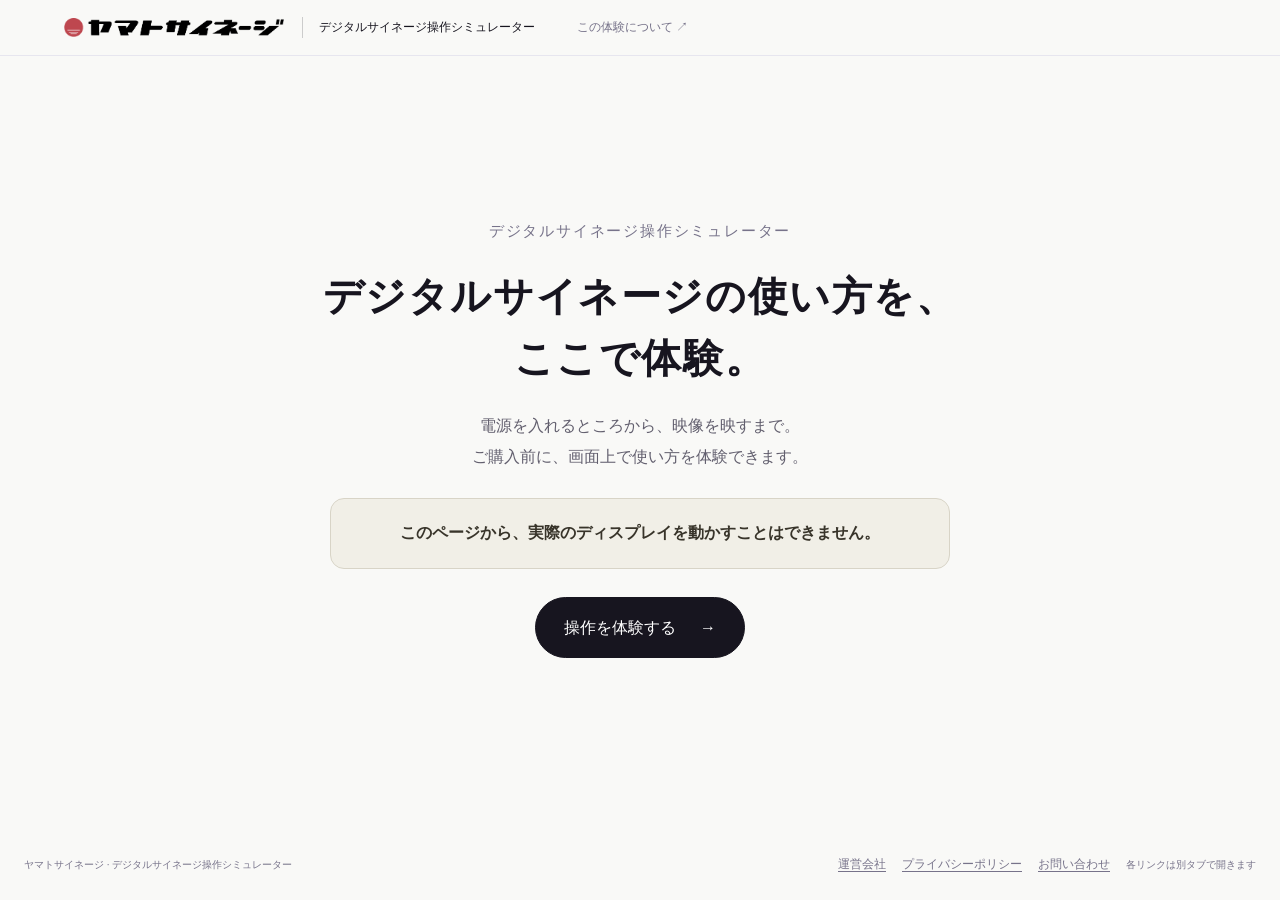
<file: index.html>
<!doctype html>
<html lang="ja"><head><meta charset="utf-8"><meta name="viewport" content="width=device-width,initial-scale=1"><meta name="theme-color" content="#f6f6f4"><title>デジタルサイネージ操作シミュレーター | ヤマトサイネージ</title><link rel="stylesheet" href="style.css"></head>
<body><header class="site-head"><a href="./" class="brand"><img class="yamato-logo" src="assets/yamato-signage.png" alt="ヤマトサイネージ" width="591" height="51"><span>デジタルサイネージ操作シミュレーター</span></a><button id="about" class="quiet">この体験について ↗</button></header>
<section id="entry-screen" class="entry-screen" aria-labelledby="entry-title">
  <div class="entry-card">
    
    <p class="entry-label">デジタルサイネージ操作シミュレーター</p>
    <h1 id="entry-title">デジタルサイネージの使い方を、<br>ここで体験。</h1>
    <p class="entry-description">電源を入れるところから、映像を映すまで。<br>ご購入前に、画面上で使い方を体験できます。</p>
    <div class="entry-notice"><strong>このページから、実際のディスプレイを動かすことはできません。</strong></div>
    <button id="start-experience" class="primary entry-start">操作を体験する <span aria-hidden="true">→</span></button>
    <noscript><p>体験をはじめるには、ブラウザのJavaScriptを有効にしてください。</p></noscript>
  </div>
</section>
<main id="experience-main" hidden><section class="intro"><div><p class="eyebrow">YAMATO SIGNAGE EXPERIENCE</p><h1>デジタルサイネージ操作シミュレーター</h1><p>電源を入れて、つないで、映す。<br>サイネージの使い方を、ご購入前にお試しください。</p></div><div class="experience-toolbar"><button id="reset" class="restart-button">↶ 最初からやりなおす</button><div class="mode-switch" aria-label="体験モード"><button id="guided" aria-pressed="true">案内付き</button><button id="free" aria-pressed="false">自由に操作</button></div></div></section>
<div class="experience"><section class="stage" aria-label="デジタルサイネージ操作シミュレーター"><div class="stage-top"><span><i id="power-led"></i><span id="device-state">電源 OFF</span></span><div class="stage-tools"><button id="edit-shortcut" class="edit-shortcut" disabled title="体験用ショートカット：リモコンの戻ると同じ操作">編集画面へ</button><button id="rotate" class="quiet">▯ 縦向きにする</button></div></div><div class="display-wrap"><div class="display"><div id="screen" tabindex="-1" aria-label="PANELY画面"></div><div class="bezel"><span>YAMATO SIGNAGE</span><i id="bezel-led"></i></div></div></div><div class="connections"><button id="power" class="connection"><b>⏻</b><span>電源を入れる</span></button><button id="usb" class="connection"><b>▰</b><span>USBを挿す</span></button><button id="hdmi" class="connection"><b>▱</b><span>HDMIをつなぐ</span></button></div><div id="hdmi-dock" class="hdmi-dock hidden" aria-label="HDMI接続元"><div class="source-device"><div id="source-preview" aria-hidden="true"></div><small id="source-label"></small></div><div class="hdmi-dock-info"><p id="hdmi-status" role="status" aria-live="polite"></p><div class="source-actions"><button id="show-hdmi">HDMI表示に切り替える</button><button id="source-next">接続元の画面を切替</button></div><small>下の接続元は体験用です。実際のPCやSTBには接続しません。</small></div></div><p class="simulation-note">画面・端子をクリックして操作できます。接続と電源はブラウザ上の疑似体験です。</p></section>
<aside><section id="guide" class="guide"><div class="guide-top"><span>操作ガイド</span><span id="step-count">01 / 05</span></div><div class="progress"><i id="progress"></i></div><p id="guide-kicker" class="eyebrow"></p><h2 id="guide-title"></h2><p id="guide-body"></p><div id="guide-note" class="guide-note"></div><details><summary>USBに入れる素材の準備</summary><p>USB直下に「PANELY」を作り、必要な種類のフォルダに素材を入れます。</p><pre>PANELY/
├ image/  写真・画像
├ video/  動画
├ html/   HTML
└ apk/    アプリ</pre><p>体験用USBにはサンプル素材を用意しています。</p></details></section>
<section class="remote" aria-label="付属リモコン"><div class="remote-head"><span>付属リモコン</span><span>REMOTE CONTROL</span></div>
<div class="remote-body">
  <div class="remote-top-row">
    <button data-key="power" class="remote-key remote-power" aria-label="リモコンの電源" title="電源を入れる／切る"><svg viewBox="0 0 24 24" aria-hidden="true"><path d="M12 3v9M7 6a8 8 0 1 0 10 0"/></svg></button>
    <button data-key="home" class="remote-key remote-home" aria-label="ホーム" title="ホーム：選択中の内容を再生"><svg viewBox="0 0 24 24" aria-hidden="true"><path d="m3 11 9-8 9 8M6 10v11h5v-7h3v7h4V10M17 4v3"/></svg></button>
  </div>
  <div class="remote-dpad" role="group" aria-label="方向キーとOK">
    <button data-key="ArrowUp" class="remote-arrow remote-up" aria-label="上" title="上">▲</button>
    <button data-key="ArrowLeft" class="remote-arrow remote-left" aria-label="左" title="左">◀</button>
    <button data-key="Enter" class="remote-ok" aria-label="決定（OK）" title="決定">OK</button>
    <button data-key="ArrowRight" class="remote-arrow remote-right" aria-label="右" title="右">▶</button>
    <button data-key="ArrowDown" class="remote-arrow remote-down" aria-label="下" title="下">▼</button>
  </div>
  <div class="remote-functions">
    <button data-key="input" class="remote-key remote-menu" aria-label="入力切替" title="入力切替：HDMIを表示"><svg viewBox="0 0 24 24" aria-hidden="true"><path d="M8 6h13M8 12h13M8 18h13M3 6h1M3 12h1M3 18h1"/></svg></button>
    <button data-key="Escape" class="remote-key remote-back" aria-label="戻る" title="戻る"><svg viewBox="0 0 24 24" aria-hidden="true"><path d="m8 4-4 4 4 4M4 8h10a6 6 0 0 1 0 12H5"/></svg></button>
    <button class="remote-key remote-mouse" disabled aria-label="マウス（動作未確認）" title="マウス：この試作では外観のみ"><svg viewBox="0 0 24 24" aria-hidden="true"><rect x="6" y="6" width="12" height="15" rx="6"/><path d="M12 6V3l2-2M6 12h12M12 6v6"/></svg></button>
    <button class="remote-key remote-volume-down" disabled aria-label="音量を下げる（未対応）" title="音量：この試作では外観のみ"><svg viewBox="0 0 24 24" aria-hidden="true"><path d="M3 9h4l5-4v14l-5-4H3z"/><path d="M16 12h6"/></svg></button>
    <button class="remote-key remote-volume-up" disabled aria-label="音量を上げる（未対応）" title="音量：この試作では外観のみ"><svg viewBox="0 0 24 24" aria-hidden="true"><path d="M2 9h4l5-4v14l-5-4H2z"/><path d="M15 12h7M18.5 8.5v7"/></svg></button>
  </div>
</div>
<p>赤い電源・ホーム・方向キー・OK・戻る・入力切替を操作できます。キーボードの矢印・Enter・Escにも対応。</p><details class="remote-note"><summary>その他のキーについて</summary><p>入力切替でHDMIを表示し、ホームで現在選ばれている内容に戻ります。マウス・音量キーは、このシミュレーターでは利用できません。</p></details></section>
<details class="lab"><summary>体験条件を変える</summary><label>USBの中身<select id="usb-condition"><option value="ready">正しいフォルダ・サンプル入り</option><option value="folders">PANELYフォルダがない</option><option value="empty">フォルダ内が空</option><option value="error">読み取りに失敗する</option></select></label><label><input type="checkbox" id="permission">ファイルアクセスを許可済み</label><label>端末の時刻（時間割の確認用）<input id="sim-time" type="time"></label><button id="realtime">実際の時刻に戻す</button></details></aside></div>
</main><footer class="site-footer"><span>ヤマトサイネージ · デジタルサイネージ操作シミュレーター</span><nav aria-label="運営情報"><a href="https://yamato-signage.com/about-us/" target="_blank" rel="noopener noreferrer">運営会社</a><a href="https://yamato-signage.com/privacy-policy/" target="_blank" rel="noopener noreferrer">プライバシーポリシー</a><a href="https://yamato-signage.com/contact/" target="_blank" rel="noopener noreferrer">お問い合わせ</a><span class="footer-tab-note">各リンクは別タブで開きます</span></nav></footer><div id="toast" role="status" aria-live="polite"></div><dialog id="info"><h2>デジタルサイネージ操作シミュレーターについて</h2><p>ヤマトサイネージの屋内用機器の使い方を、画面上のサンプルで体験できます。操作画面には、標準搭載のサイネージアプリ「PANELY（パネリー）」が登場します。</p><p>画面上のボタンとサンプル素材で操作を体験できます。実物のUSBメモリやHDMIケーブルは必要ありません。このページから実際のディスプレイを動かすことはできません。</p><p>端末の設定など、一部の機能はこのシミュレーターでは利用できません。</p><p>体験中のプレイリストや設定は、お使いのブラウザ内に保存されます。体験画面の「最初からやりなおす」で初期化できます。実際のディスプレイやUSBのデータは変更しません。</p><form method="dialog"><button class="primary">閉じる</button></form></dialog><dialog id="hdmi-picker" class="hdmi-picker"><h2>何をHDMIにつなぎますか？</h2><p>接続元が出している映像を、ディスプレイに映します。</p><div class="source-choices"><button id="connect-pc"><span class="source-choice-icon">▱</span><strong>パソコン</strong><small>資料やプレゼンテーションを映す</small></button><button id="connect-stb"><span class="source-choice-icon">▰</span><strong>STB（外付けプレーヤー）</strong><small>STBで再生しているコンテンツを映す</small></button></div><p>接続後、体験用の「HDMI表示に切り替える」で映像を確認できます。接続と表示切替を分けて体験します。</p><form method="dialog"><button>やめる</button></form></dialog><script src="core.js"></script><script src="app.js"></script><script src="management-help.js"></script><script src="tutorial.js"></script></body></html>
</file>
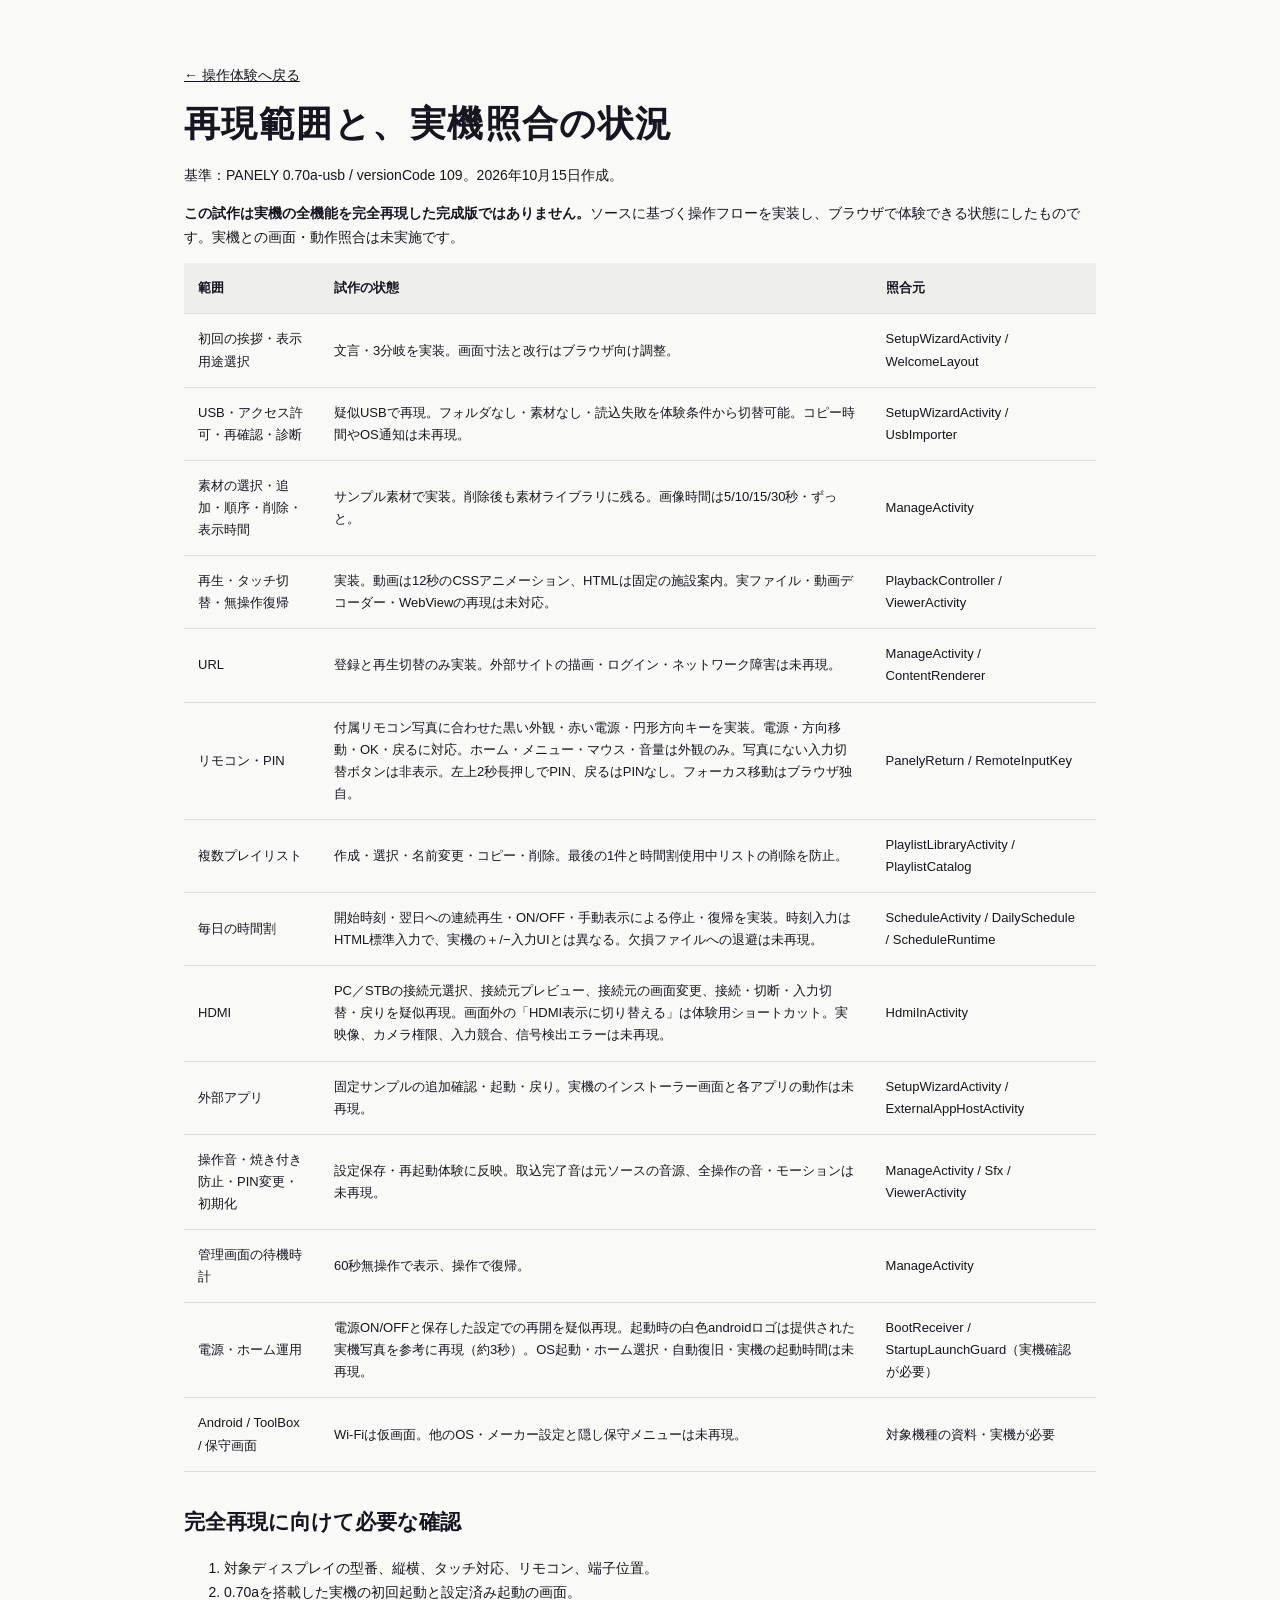
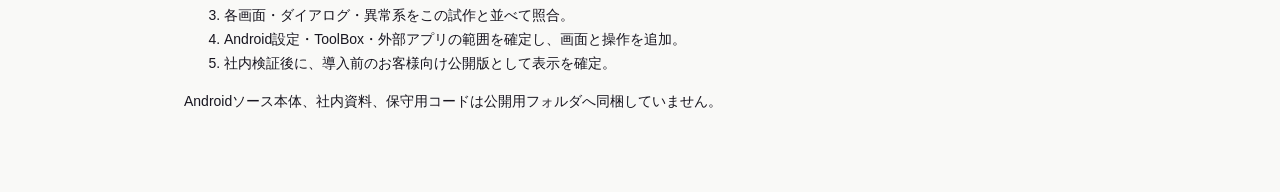
<file: coverage.html>
<!doctype html><html lang="ja"><meta charset="utf-8"><meta name="viewport" content="width=device-width,initial-scale=1"><title>PANELY 試作の再現範囲</title><link rel="stylesheet" href="style.css"><style>article{max-width:960px;margin:40px auto;padding:24px}table{border-collapse:collapse;width:100%;font-size:13px}td,th{padding:14px;border-bottom:1px solid #ddd;text-align:left}th{background:#eeefed}h2{margin-top:32px}code{overflow-wrap:anywhere}</style><article><a href="./">← 操作体験へ戻る</a><h1>再現範囲と、実機照合の状況</h1><p>基準：PANELY 0.70a-usb / versionCode 109。2026年10月15日作成。</p><p><strong>この試作は実機の全機能を完全再現した完成版ではありません。</strong>ソースに基づく操作フローを実装し、ブラウザで体験できる状態にしたものです。実機との画面・動作照合は未実施です。</p><table><thead><tr><th>範囲</th><th>試作の状態</th><th>照合元</th></tr></thead><tbody>
<tr><td>初回の挨拶・表示用途選択</td><td>文言・3分岐を実装。画面寸法と改行はブラウザ向け調整。</td><td>SetupWizardActivity / WelcomeLayout</td></tr>
<tr><td>USB・アクセス許可・再確認・診断</td><td>疑似USBで再現。フォルダなし・素材なし・読込失敗を体験条件から切替可能。コピー時間やOS通知は未再現。</td><td>SetupWizardActivity / UsbImporter</td></tr>
<tr><td>素材の選択・追加・順序・削除・表示時間</td><td>サンプル素材で実装。削除後も素材ライブラリに残る。画像時間は5/10/15/30秒・ずっと。</td><td>ManageActivity</td></tr>
<tr><td>再生・タッチ切替・無操作復帰</td><td>実装。動画は12秒のCSSアニメーション、HTMLは固定の施設案内。実ファイル・動画デコーダー・WebViewの再現は未対応。</td><td>PlaybackController / ViewerActivity</td></tr>
<tr><td>URL</td><td>登録と再生切替のみ実装。外部サイトの描画・ログイン・ネットワーク障害は未再現。</td><td>ManageActivity / ContentRenderer</td></tr>
<tr><td>リモコン・PIN</td><td>付属リモコン写真に合わせた黒い外観・赤い電源・円形方向キーを実装。電源・方向移動・OK・戻るに対応。ホーム・メニュー・マウス・音量は外観のみ。写真にない入力切替ボタンは非表示。左上2秒長押しでPIN、戻るはPINなし。フォーカス移動はブラウザ独自。</td><td>PanelyReturn / RemoteInputKey</td></tr>
<tr><td>複数プレイリスト</td><td>作成・選択・名前変更・コピー・削除。最後の1件と時間割使用中リストの削除を防止。</td><td>PlaylistLibraryActivity / PlaylistCatalog</td></tr>
<tr><td>毎日の時間割</td><td>開始時刻・翌日への連続再生・ON/OFF・手動表示による停止・復帰を実装。時刻入力はHTML標準入力で、実機の＋/−入力UIとは異なる。欠損ファイルへの退避は未再現。</td><td>ScheduleActivity / DailySchedule / ScheduleRuntime</td></tr>
<tr><td>HDMI</td><td>PC／STBの接続元選択、接続元プレビュー、接続元の画面変更、接続・切断・入力切替・戻りを疑似再現。画面外の「HDMI表示に切り替える」は体験用ショートカット。実映像、カメラ権限、入力競合、信号検出エラーは未再現。</td><td>HdmiInActivity</td></tr>
<tr><td>外部アプリ</td><td>固定サンプルの追加確認・起動・戻り。実機のインストーラー画面と各アプリの動作は未再現。</td><td>SetupWizardActivity / ExternalAppHostActivity</td></tr>
<tr><td>操作音・焼き付き防止・PIN変更・初期化</td><td>設定保存・再起動体験に反映。取込完了音は元ソースの音源、全操作の音・モーションは未再現。</td><td>ManageActivity / Sfx / ViewerActivity</td></tr>
<tr><td>管理画面の待機時計</td><td>60秒無操作で表示、操作で復帰。</td><td>ManageActivity</td></tr>
<tr><td>電源・ホーム運用</td><td>電源ON/OFFと保存した設定での再開を疑似再現。起動時の白色androidロゴは提供された実機写真を参考に再現（約3秒）。OS起動・ホーム選択・自動復旧・実機の起動時間は未再現。</td><td>BootReceiver / StartupLaunchGuard（実機確認が必要）</td></tr>
<tr><td>Android / ToolBox / 保守画面</td><td>Wi-Fiは仮画面。他のOS・メーカー設定と隠し保守メニューは未再現。</td><td>対象機種の資料・実機が必要</td></tr>
</tbody></table><h2>完全再現に向けて必要な確認</h2><ol><li>対象ディスプレイの型番、縦横、タッチ対応、リモコン、端子位置。</li><li>0.70aを搭載した実機の初回起動と設定済み起動の画面。</li><li>各画面・ダイアログ・異常系をこの試作と並べて照合。</li><li>Android設定・ToolBox・外部アプリの範囲を確定し、画面と操作を追加。</li><li>社内検証後に、導入前のお客様向け公開版として表示を確定。</li></ol><p>Androidソース本体、社内資料、保守用コードは公開用フォルダへ同梱していません。</p></article></html>
</file>
<file: style.css>
:root{--paper:#f6f6f4;--ink:#17151f;--muted:#77738a;--line:#e7e6ef;--accent:#4a4757;--green:#33765b}*{box-sizing:border-box}body{margin:0;background:#f9f9f7;color:var(--ink);font:14px/1.7 "Yu Gothic UI","Meiryo",sans-serif}button,input,select{font:inherit}button,a,input,select{ -webkit-tap-highlight-color:transparent}button{cursor:pointer;border:1px solid var(--line);border-radius:999px;padding:10px 18px;background:#fff;color:var(--ink);transition:background .18s,transform .18s}button:hover{background:#eeedf2}button:active{transform:scale(.97)}button:disabled{opacity:.4;cursor:default}button:focus-visible,a:focus-visible,input:focus-visible,select:focus-visible,.remote-focus{outline:3px solid var(--ink)!important;outline-offset:3px;box-shadow:0 0 0 6px white!important}a{color:inherit}.site-head{height:84px;display:flex;align-items:center;gap:24px;padding:0 5%;border-bottom:1px solid var(--line)}.brand{display:flex;gap:10px;align-items:center;text-decoration:none;font-size:22px;font-weight:800;letter-spacing:.09em}.brand img{width:32px;height:32px}.brand span{font-size:12px;letter-spacing:0;font-weight:400;border-left:1px solid #ccc;padding-left:16px;margin-left:8px}.edition{font-size:11px;color:var(--muted);margin-left:auto}.quiet{background:transparent;border:none;color:var(--muted);font-size:12px}main{max-width:1480px;margin:auto;padding:0 5%}.intro{display:flex;align-items:flex-end;justify-content:space-between;padding:40px 0 30px}.eyebrow{font-size:10px;letter-spacing:.18em;font-weight:700;color:var(--muted)}h1{font-size:36px;font-weight:600;letter-spacing:.04em;line-height:1.45;margin:10px 0 14px}.intro p:not(.eyebrow){font-size:13px;color:#777582;margin:0}.mobile{display:none}.mode-switch{display:flex;border:1px solid var(--line);padding:4px;border-radius:30px}.mode-switch button{border:0;background:transparent;font-size:12px}.mode-switch button[aria-pressed=true]{background:var(--ink);color:white}.experience{display:grid;grid-template-columns:minmax(0,1fr) 290px;gap:26px;align-items:start}.stage{background:#eeefed;border:1px solid #e4e5e2;border-radius:20px;padding:16px 24px 12px}.stage-top{display:flex;justify-content:space-between;align-items:center;color:#777;font-size:11px}.stage-top>span{display:flex;gap:8px;align-items:center}i{display:inline-block}#power-led,#bezel-led{width:5px;height:5px;border-radius:50%;background:#939499}#power-led.on,#bezel-led.on{background:#83b89b}.display-wrap{margin:16px auto 0;width:100%;transition:width .3s}.display{background:#18191c;border-radius:10px;padding:10px 10px 0;box-shadow:0 18px 35px #17151f18}#screen{aspect-ratio:16/10;background:var(--paper);position:relative;overflow:auto;scrollbar-width:thin;container-type:inline-size;border-radius:2px;font-size:13px}#screen.off,#screen.hdmi,#screen.play,#screen.boot{background:#080909;color:white}.bezel{height:27px;display:flex;justify-content:center;align-items:center;position:relative;color:#8b8c8f;font-size:7px;letter-spacing:.2em}.bezel i{position:absolute;right:8px}.connections{display:flex;justify-content:center;gap:10px;margin-top:22px}.connection{display:flex;gap:10px;align-items:center;font-size:11px;background:#f9faf8;padding:11px 16px}.connection b{font-size:21px;line-height:1}.connection.connected{border-color:#83a893;background:#e3eee6;color:#24533d}.simulation-note{text-align:center;font-size:10px;color:#828681;margin:14px 0 0}.guide{background:white;border:1px solid var(--line);border-radius:17px;padding:22px}.guide-top{display:flex;justify-content:space-between;font-size:10px;color:var(--muted)}.progress{height:3px;background:var(--line);margin:14px 0 26px}.progress i{display:block;height:100%;background:var(--ink);width:20%;transition:width .3s}.guide h2{font-size:20px;line-height:1.6;margin:8px 0 14px}.guide p:not(.eyebrow){font-size:12px;color:#777382}.guide-note{font-size:11px;border-left:2px solid #c8c6d0;padding:0 0 0 12px;margin:22px 0}.guide details{font-size:11px;border-top:1px solid var(--line);padding-top:15px}summary{cursor:pointer}.guide pre{background:var(--paper);padding:10px;font-size:10px}.remote{border:1px solid var(--line);border-radius:17px;background:#f2f2f0;padding:18px;margin-top:16px}.remote-head{display:flex;justify-content:space-between;font-size:11px}.remote-head span+span{font-size:8px;color:var(--muted);letter-spacing:.1em}.remote-grid{display:grid;grid-template-columns:1fr 1fr 1fr;gap:6px;max-width:190px;margin:14px auto}.remote button{padding:7px 9px;font-size:10px;box-shadow:0 2px 0 #00000008}.input-key{grid-column:1/4;justify-self:end;margin-bottom:4px}.up{grid-column:2}.left{grid-column:1}.ok{background:var(--ink)!important;color:white}.down{grid-column:2}.back{grid-column:1/4;justify-self:start}.remote p{font-size:10px;color:var(--muted);margin:0}.lab{font-size:11px;margin-top:16px;padding:0 10px}.lab label{display:block;margin:16px 0 8px}.lab select,.lab input[type=time]{width:100%;padding:8px;border:1px solid var(--line);border-radius:8px}.lab button{font-size:10px}footer{display:flex;justify-content:space-between;gap:14px;flex-wrap:wrap;margin:30px 0;font-size:10px;color:var(--muted)}.portrait .display-wrap{width:56%}.portrait #screen{aspect-ratio:9/16}.center{min-height:100%;padding:36px 26px;display:flex;flex-direction:column;align-items:center;justify-content:center;text-align:center;gap:14px}.center h2{font-size:clamp(18px,3.4cqw,30px);line-height:1.4;margin:0}.center p{color:var(--muted);margin:0;white-space:pre-line;max-width:530px;line-height:1.8}.logo{width:72px;height:72px;margin-bottom:10px}.primary{background:var(--ink);color:white;border-color:var(--ink)}.primary:hover{background:#393642}.center>.primary{min-width:210px;margin-top:12px}button.choice{display:flex;flex-direction:column;text-align:left;max-width:420px;width:90%;border-radius:18px;padding:13px 24px}button.choice small{font-size:11px;color:var(--muted)}button.choice strong{font-size:15px}.back-link{display:block;border:0;background:transparent;color:var(--muted);padding:10px 0;text-align:left}.page{padding:20px 24px 40px}.page h2{font-size:23px;margin:8px 0}.page h3{font-size:13px;margin:18px 0 8px}.page p{color:var(--muted);font-size:12px}.card{background:#fff;border-radius:17px;padding:15px;margin:10px 0}.row{display:flex;align-items:center;justify-content:space-between;gap:12px;border-bottom:1px solid #efedf2;padding:12px 0}.row:last-child{border-bottom:none}.row strong{display:block;font-size:13px}.row small{display:block;color:var(--muted);font-size:10px}.row>div:first-child{flex:1}.row button{padding:7px 13px;font-size:11px;white-space:nowrap}.tabs{display:flex;align-items:center;gap:8px;margin:14px 0}.tabs button{font-size:11px;padding:9px 15px}.tabs button:last-child{margin-left:auto}.tabs .selected{background:var(--accent);color:white}.grid{display:grid;grid-template-columns:repeat(3,1fr);gap:10px}.tile{border-radius:14px;padding:0;overflow:hidden;background:white;text-align:left;border:2px solid transparent;min-width:0}.tile.selected{border-color:var(--ink)}.tile .art{height:85px;position:relative}.tile label{display:block;padding:9px;font-size:10px;overflow-wrap:anywhere;cursor:pointer}.tile small{display:block;color:var(--muted)}.plus{display:flex;align-items:center;justify-content:center;min-height:110px;border:1px dashed #bbb8c7;background:transparent;font-size:14px}.art{display:flex;flex-direction:column;justify-content:center;align-items:center;overflow:hidden}.art.cafe{background:#e3cdb2;color:#4d3825}.art.sale{background:#e8f0a1;color:#233d31}.art.html{background:#d9dff3;color:#29324b}.art.video{background:#485e51;color:#f8e9cb}.art strong{font:600 22px/1.1 Georgia,serif;letter-spacing:.02em}.art small{color:inherit;font-size:9px;letter-spacing:.12em}.art.video:before{content:"";width:55px;height:55px;border:1px solid #e4d8b7;border-radius:50%;position:absolute;opacity:.3;animation:drift 5s ease-in-out infinite alternate}.play .art{min-height:100%;width:100%;position:absolute;inset:0}.play .art strong{font-size:clamp(32px,9cqw,90px);z-index:1}.play .art small{font-size:clamp(12px,2cqw,22px);margin:12px}.play .art button{margin:12px;z-index:1}.play .art.video:before{width:45cqw;height:45cqw}.screen-video{width:100%;height:100%;object-fit:contain;position:absolute;inset:0}.pin-pad{display:grid;grid-template-columns:repeat(3,1fr);gap:10px;max-width:260px}.pin-pad button{font-size:20px;min-width:62px;padding:8px}.dots{font-size:26px;letter-spacing:.3em;color:var(--accent)}.actions{display:flex;flex-wrap:wrap;gap:8px;margin:14px 0}.actions button{font-size:11px}.dialog-shade{position:absolute;inset:0;background:#17151f66;display:flex;align-items:center;justify-content:center;z-index:10;padding:20px}.screen-dialog{background:var(--paper);color:var(--ink);padding:24px;border-radius:20px;max-width:480px;width:100%;max-height:95%;overflow:auto}.screen-dialog h2{font-size:20px;margin:0 0 10px}.screen-dialog p{white-space:pre-line;font-size:12px;color:var(--muted)}.screen-dialog input:not([type=checkbox]),.screen-dialog select{display:block;width:100%;border:1px solid #ccc;border-radius:9px;background:white;padding:10px;margin:10px 0}.screen-dialog label{font-size:12px}.screen-dialog .error{color:#b43838}.corner{position:absolute;left:0;top:0;width:65px;height:65px;background:transparent;border:none;border-radius:0;z-index:2;padding:0;touch-action:none}.corner:hover{background:#ffffff12}.boot .logo{width:60px;height:60px}.off .center p{color:#696e70;font-size:11px}.off .power-symbol{font-size:32px;color:#393d40}.hdmi-desktop{height:100%;background:linear-gradient(125deg,#b8c9db,#536d88);padding:8%;color:#1e2833}.desktop-window{background:#ffffffea;height:90%;border-radius:8px;padding:28px;box-shadow:0 15px 40px #17213433;display:flex;flex-direction:column;justify-content:center}.desktop-window h2{font-size:4cqw}.desktop-window p{font-size:1.8cqw}.desktop-top{border-bottom:1px solid #bbb;font-size:10px}.os-note{background:#fff0cd;border-radius:8px;padding:10px!important;color:#68521b!important}.clock{font-size:8cqw;font-weight:300;letter-spacing:.08em}.shift-sample{padding:30px;background:white;text-align:center;animation:shift 5s linear infinite}.clock-note{font-size:12px;color:var(--muted)}#toast{position:fixed;bottom:24px;left:50%;transform:translateX(-50%);background:var(--ink);color:white;border-radius:12px;padding:12px 22px;z-index:50;max-width:90vw;font-size:12px;opacity:0;pointer-events:none}#toast.show{opacity:1}dialog{border:0;border-radius:20px;max-width:540px;padding:32px;color:var(--ink)}dialog::backdrop{background:#17151f66}dialog p{font-size:13px;color:var(--muted)}dialog form{margin-top:20px}.hidden{display:none!important}@keyframes drift{to{transform:translate(30px,-15px) scale(1.2)}}@keyframes shift{25%{transform:translate(8px,0)}50%{transform:translate(8px,8px)}75%{transform:translate(-8px,8px)}}@media(max-width:1050px){main{padding:0 3%}.experience{grid-template-columns:minmax(0,1fr) 250px;gap:16px}.stage{padding:12px}#screen{font-size:11px}.guide{padding:18px}.center{padding:28px 18px;gap:10px}.logo{width:54px;height:54px}.grid{grid-template-columns:repeat(2,1fr)}}@media(max-width:760px){.site-head{height:65px;padding:0 5%;gap:8px}.edition{display:none}.site-head .quiet{margin-left:auto}.brand{font-size:18px}.brand span{display:none}.intro{padding:25px 0;align-items:flex-start;gap:10px}.intro h1{font-size:27px}.intro .eyebrow{font-size:8px}.intro p:not(.eyebrow){font-size:11px}.mode-switch{flex-direction:column;flex-shrink:0}.mode-switch button{font-size:10px;padding:7px 10px}.experience{display:flex;flex-direction:column}.stage{width:100%}.experience aside{display:grid;grid-template-columns:1fr 1fr;gap:12px;width:100%}.guide{padding:16px}.guide h2{font-size:17px}.guide p:not(.eyebrow){font-size:11px}.remote{margin:0}.lab{grid-column:1/-1}.stage-top .quiet{font-size:10px}#screen{aspect-ratio:4/3}.connection{gap:5px;padding:10px;font-size:10px}.connections{gap:6px}.portrait .display-wrap{width:73%}.center{padding:25px 14px}.center p{font-size:10px}.center h2{font-size:19px}button.choice{padding:10px 18px}.logo{width:48px;height:48px;margin:0}.center>.primary{min-width:160px;padding:8px 16px;margin-top:5px}.page{padding:15px}.row{flex-wrap:wrap}.tabs{flex-wrap:wrap}.tabs button{font-size:10px;padding:8px}.card{padding:10px}.grid{gap:8px}.pin-pad{gap:5px}.pin-pad button{min-width:44px;padding:4px}.dots{font-size:19px}.screen-dialog{padding:16px}.simulation-note{font-size:9px}}@media(prefers-reduced-motion:reduce){*,*:before{animation:none!important;transition:none!important}}

#screen.boot{background:#000}.android-boot{position:absolute;inset:0;display:flex;align-items:center;justify-content:center}.android-boot img{display:block;width:31%;height:auto;user-select:none;filter:none}




/* Supplied remote: photo-based proportions and button placement. */
.remote-body{position:relative;width:148px;height:570px;margin:22px auto 25px;padding:36px 15px 0;border-radius:48% 48% 44% 44% / 1.1% 1.1% 1% 1%;background:radial-gradient(ellipse at 40% 10%,#ffffff0b,transparent 58%),repeating-linear-gradient(108deg,#ffffff03 0,#ffffff03 1px,transparent 1px,transparent 3px),linear-gradient(95deg,#212326,#303236 40%,#27292c 85%,#17191c);border:1px solid #3b3d40;box-shadow:inset 1px 0 2px #ffffff15,inset -2px 0 3px #0008,4px 13px 18px #17151f24}
.remote-top-row{display:flex;justify-content:space-between;padding:0 4px}
.remote .remote-key{width:36px;height:36px;min-width:0;padding:8px;border:1.5px solid #111315;border-radius:50%;color:#e3e5e5;background:linear-gradient(130deg,#373a3d,#212326);box-shadow:0 2px 3px #0009,inset 0 1px 1px #ffffff15;display:flex;align-items:center;justify-content:center}
.remote .remote-key svg{width:22px;height:22px;fill:none;stroke:currentColor;stroke-width:1.7;stroke-linecap:round;stroke-linejoin:round;flex-shrink:0}
.remote .remote-key:disabled{opacity:1;cursor:default;color:#c5c8c8}
.remote .remote-key:hover:not(:disabled){background:linear-gradient(130deg,#484c50,#303337)}
.remote .remote-key.remote-power{background:linear-gradient(135deg,#ee6564,#d84d4d);border-color:#b13e3e;color:#fff2f0;box-shadow:0 2px 3px #0008,inset 0 1px 2px #ffb0a480}
.remote .remote-key.remote-power:hover{background:#f07570}
.remote-dpad{position:relative;width:120px;height:120px;border-radius:50%;margin:12px -2px 14px;background:linear-gradient(140deg,#35383c,#222427);border:1.5px solid #0f1113;box-shadow:0 2px 3px #0008,inset 0 1px 1px #ffffff12}
.remote .remote-arrow{position:absolute;width:38px;height:34px;border:0;border-radius:12px;padding:0;background:transparent;color:#e1e5e5;box-shadow:none;font-size:16px;line-height:1;text-shadow:0 1px 2px #000}
.remote .remote-arrow:hover{background:#ffffff10}
.remote-up{left:40px;top:0}.remote-down{left:40px;bottom:0}.remote-left{left:0;top:42px}.remote-right{right:0;top:42px}
.remote .remote-ok{position:absolute;left:32px;top:32px;width:54px;height:54px;border-radius:50%;padding:0;font:19px Arial,sans-serif;color:#e2e5e5;background:linear-gradient(145deg,#33363a,#242629);border:2px solid #101214;box-shadow:0 1px 2px #0009,inset 0 1px 2px #ffffff12}
.remote .remote-ok:hover{background:#3c4044}
.remote-functions{position:relative;height:120px;margin:0 4px}
.remote-functions .remote-key{position:absolute}.remote-menu{left:0;top:0}.remote-back{right:0;top:0}.remote-mouse{left:calc(50% - 18px);top:37px}.remote-volume-down{left:0;top:76px}.remote-volume-up{right:0;top:76px}
.remote .remote-note{font-size:10px;color:var(--muted);margin-top:12px}.remote-note p{margin-top:8px}
@media(max-width:760px){.remote{padding:14px 8px}.remote-head{justify-content:center}.remote-head span+span{display:none}.remote-body{width:142px;height:548px;padding-left:12px;padding-right:12px}.remote>p,.remote-note{padding:0 5px}}
@media(max-width:420px){.experience aside{grid-template-columns:minmax(0,1fr)}.remote-head{justify-content:space-between;padding:0 10px}.remote-head span+span{display:inline}}
/* Balanced workspace: display on the left, a readable control column on the right. */
.site-head{height:56px}
.intro{padding:12px 0 16px;align-items:center;gap:20px}
.intro .eyebrow{display:none}
.intro h1{font-size:25px;margin:0 0 5px;line-height:1.35}
.intro p:not(.eyebrow){font-size:12px;line-height:1.6}
.intro p:not(.eyebrow) br{display:none}
.experience{grid-template-columns:minmax(0,1fr) 320px;gap:20px;align-items:start}
.experience aside{display:flex;flex-direction:column;gap:12px;min-width:0}
.experience aside>section,.experience aside>.lab{width:100%}
.guide{padding:16px 18px}
.guide .progress{margin:9px 0 12px}
.guide .eyebrow{margin:8px 0 4px;font-size:9px}
.guide h2{font-size:18px;margin:4px 0 8px;line-height:1.5;text-wrap:pretty}
.guide p:not(.eyebrow){font-size:12px;line-height:1.7;margin:8px 0}
.guide-note{font-size:10px;margin:10px 0;line-height:1.7}
.guide details{padding-top:9px}
.stage{padding:12px 16px}
.stage-top .quiet{padding:4px 8px}
.display-wrap{width:100%;max-width:calc(max(230px,100dvh - 355px) * 1.6 + 20px);margin:8px auto 0}
.portrait .display-wrap{width:100%;max-width:calc(max(230px,100dvh - 355px) * .5625 + 20px)}
.connections{margin-top:12px;gap:10px}
.connection{padding:9px 14px}
.simulation-note{margin-top:8px}
.remote{margin:0;padding:14px 16px;display:grid;grid-template-columns:148px minmax(0,1fr);column-gap:16px;row-gap:10px;align-items:start}
.remote-head{grid-column:1/-1;justify-content:space-between;align-items:center}
.remote-head span+span{display:inline;font-size:8px}
.remote-body{grid-column:1;grid-row:2/4;width:148px;height:330px;margin:0;padding:20px 15px 0;border-radius:10px 10px 12px 12px}
.remote-dpad{margin-top:10px;margin-bottom:12px}
.remote>p{grid-column:2;grid-row:2;font-size:11px;line-height:1.8;margin:8px 0 0;padding:0;align-self:end}
.remote .remote-note{grid-column:2;grid-row:3;font-size:10px;line-height:1.7;margin:0;padding:10px 0 0;border-top:1px solid var(--line)}
.remote-note p{font-size:10px;line-height:1.7}
.lab{margin:0;padding:5px 4px;font-size:11px}
.lab label{margin:12px 0 6px}
footer{margin:16px 0;font-size:10px}
@media(max-width:1050px) and (min-width:761px){main{padding:0 2%}.experience{grid-template-columns:minmax(0,1fr) 300px;gap:14px}.remote{padding:12px;column-gap:12px}.stage{padding:10px}.intro h1{font-size:23px}}
@media(max-width:760px){.site-head{height:52px}.intro{padding:12px 0;gap:10px}.intro h1{font-size:22px}.intro p:not(.eyebrow){font-size:11px}.intro .mobile{display:none}.mode-switch{flex-direction:row}.mode-switch button{padding:6px 9px}.experience{gap:12px}.experience aside{display:grid;grid-template-columns:minmax(0,1fr) minmax(0,1fr);gap:12px;align-items:start}.display-wrap{max-width:100%}.portrait .display-wrap{width:65%;max-width:280px}.remote{display:flex;flex-direction:column;align-items:center;padding:12px}.remote-head{width:100%;justify-content:center;padding:0}.remote-head span+span{display:none}.remote-body{flex-shrink:0;width:148px;height:330px;padding:20px 15px 0;margin:0}.remote>p{font-size:10px;width:100%;align-self:auto}.remote .remote-note{width:100%}.lab{grid-column:1/-1}}
@media(max-width:480px){.experience aside{display:flex}.remote{display:grid;grid-template-columns:148px minmax(0,1fr);column-gap:16px;padding:14px 16px}.remote-head{justify-content:space-between}.remote-head span+span{display:inline}.remote>p{font-size:11px;align-self:end}.intro{flex-wrap:wrap}}
.experience-toolbar{display:flex;gap:12px;align-items:center;flex-shrink:0}
.restart-button{font-size:12px;padding:9px 14px;border-color:#cbc8d4;background:white;white-space:nowrap}
.stage-tools{display:flex;gap:8px;align-items:center}
.edit-shortcut{font-size:11px;padding:5px 12px;background:white;border-color:#ccc8d4}
.edit-shortcut:disabled{opacity:.4}
@media(max-width:760px){.intro{flex-wrap:wrap}.experience-toolbar{width:100%;justify-content:space-between;gap:8px}.restart-button{font-size:11px;padding:8px 11px}.stage-tools{gap:4px}.edit-shortcut{font-size:10px;padding:5px 8px}}
.hdmi-picker{max-width:620px;width:calc(100% - 32px)}
.source-choices{display:grid;grid-template-columns:1fr 1fr;gap:14px;margin:22px 0}
.source-choices button{display:flex;flex-direction:column;align-items:flex-start;gap:8px;border-radius:16px;padding:20px;text-align:left;background:var(--paper)}
.source-choice-icon{font-size:32px;line-height:1.3}.source-choices strong{font-size:15px}.source-choices small{font-size:12px;color:var(--muted)}
.hdmi-dock{display:flex;align-items:center;gap:16px;border-top:1px solid #d8dad7;padding-top:12px;margin-top:12px}
.source-device{width:148px;flex-shrink:0;text-align:center}.source-device>small{font-size:10px;color:var(--muted)}
#source-preview{height:83px;border:4px solid #292b2e;border-radius:5px;overflow:hidden;container-type:inline-size;background:#111}
.hdmi-dock-info{min-width:0;flex:1}.hdmi-dock-info p{margin:0 0 8px;font-size:12px;line-height:1.6}.hdmi-dock-info>small{font-size:10px;color:var(--muted)}
.source-actions{display:flex;gap:6px;flex-wrap:wrap;margin-bottom:5px}.source-actions button{font-size:11px;padding:6px 11px}
#show-hdmi{background:var(--ink);color:white}.has-hdmi-source .display-wrap{max-width:calc(max(230px,100dvh - 485px) * 1.6 + 20px)}
.has-hdmi-source.portrait .display-wrap{max-width:calc(max(230px,100dvh - 485px) * .5625 + 20px)}
.source-picture{height:100%;width:100%;position:relative;overflow:hidden;text-align:left;font-family:'Yu Gothic UI',sans-serif}
.source-pc{background:linear-gradient(140deg,#b8cfdf,#5c7791);padding:4% 5% 7%;color:#183641}
.source-desktop-bar{height:8%;font-size:1.25cqw;letter-spacing:.15em;color:#455964;background:#e9f0f3;border-radius:5px 5px 0 0;padding:1% 2%;display:flex;align-items:center;gap:4%}.source-desktop-bar span{letter-spacing:0}
.source-slide{position:relative;height:88%;padding:7%;background:#f9f7ef;display:flex;flex-direction:column;justify-content:center;gap:7%;overflow:hidden}.source-slide>small{font-size:1.5cqw;letter-spacing:.16em;z-index:1}.source-slide>strong{font-size:4.5cqw;line-height:1.5;z-index:1}.source-slide>span{font-size:1.4cqw;z-index:1}.source-slide-shape{position:absolute;width:40%;aspect-ratio:1;right:-14%;top:12%;border:3cqw solid #a2beb2;border-radius:50%}.source-taskbar{position:absolute;bottom:0;left:0;width:100%;height:5%;background:#e9f0f3b8;text-align:center;font-size:1.5cqw;line-height:1.6}
.source-stb{background:#123e3b;color:#f2e8cc;display:flex;flex-direction:column;justify-content:center;align-items:flex-start;padding:9%;gap:5%}.source-stb>small{font-size:1.5cqw;letter-spacing:.16em;z-index:1}.source-stb>strong{font:500 8cqw/.95 Georgia,serif;z-index:1}.source-stb>span{font-size:2cqw;z-index:1}.source-stb>b{font-size:1.3cqw;font-weight:400;letter-spacing:.15em;z-index:1}.source-stb-line{position:absolute;width:58%;height:120%;right:-17%;top:-10%;border:1px solid #c1cfa577;border-radius:50%;transform:rotate(30deg)}.source-stb-menu{background:#e8d8bd;color:#533a28}
@media(max-width:760px){.hdmi-dock{gap:10px;align-items:flex-start}.source-device{width:100px}#source-preview{height:57px}.hdmi-dock-info p{font-size:11px}.source-actions button{font-size:10px;padding:6px 9px}.has-hdmi-source .display-wrap{max-width:100%}.source-choices{grid-template-columns:1fr}.source-choices button{padding:15px}.source-choice-icon{display:none}}
[hidden]{display:none!important}
.entry-screen{min-height:calc(100svh - 56px);display:flex;align-items:center;justify-content:center;padding:36px 24px}
.entry-card{width:100%;max-width:720px;text-align:center;padding:24px 0 40px}
.entry-logo{width:64px;height:64px;display:block;margin:0 auto 24px}
.entry-label{font-size:13px;color:var(--muted);letter-spacing:.1em;margin:0 0 16px}
.entry-card h1{font-size:clamp(28px,4vw,42px);line-height:1.55;font-weight:650;letter-spacing:.04em;margin:0 0 22px}
.entry-description{font-size:16px;line-height:1.9;color:#625f6e;margin:0 0 26px}
.entry-notice{border:1px solid #d8d4c7;background:#f1efe7;border-radius:14px;padding:20px 24px;margin:0 auto 28px;max-width:620px;color:#38342a;font-size:16px;line-height:1.8;text-wrap:pretty}
.entry-start{font-size:16px;padding:16px 28px;min-height:56px;display:inline-flex;align-items:center;justify-content:center;gap:24px}
@media(max-width:600px){.entry-screen{padding:24px 20px;min-height:calc(100svh - 52px)}.entry-card{padding:12px 0 24px}.entry-logo{width:52px;height:52px;margin-bottom:20px}.entry-card h1{font-size:27px;letter-spacing:0;margin-bottom:18px}.entry-description{font-size:14px;margin-bottom:22px}.entry-break{display:none}.entry-notice{font-size:15px;padding:16px;margin-bottom:24px}.entry-start{font-size:15px;width:100%;max-width:360px;padding:14px 16px;gap:14px}}
.site-head .brand{font-size:18px;letter-spacing:.03em}
.entry-card{max-width:860px}
.entry-label{font-size:15px;letter-spacing:.12em;margin-bottom:22px}
.entry-card h1{font-size:clamp(27px,3.8vw,40px);word-break:keep-all;overflow-wrap:normal}
@media(max-width:1050px){.site-head .brand span{display:none}}
@media(max-width:600px){.site-head .brand{font-size:15px}.entry-label{font-size:13px}.intro h1{font-size:20px}}

/* Preserve the supplied Yamato Signage wordmark proportions. */
.site-head .brand .yamato-logo{display:block;width:220px;height:auto;flex-shrink:0}
.entry-label .yamato-logo{display:block;width:min(340px,100%);height:auto;margin:0 auto}
@media(max-width:600px){.site-head .brand .yamato-logo{width:170px}.entry-label .yamato-logo{width:min(280px,100%)}}
@media(max-width:380px){.site-head .brand .yamato-logo{width:140px}}
/* Spotlight: the shadow dims the page without lifting controls out of their layout. */
#tutorial{position:fixed;inset:0;z-index:1000;pointer-events:none}
.tour-hole{position:fixed;border:2px solid #fff;border-radius:14px;box-shadow:0 0 0 9999px #080b16b8;pointer-events:none}
.tour-card{position:fixed;width:min(340px,calc(100vw - 24px));padding:20px;background:#fff;color:#17151f;border-radius:16px;box-shadow:0 12px 48px #0003;pointer-events:auto}
.tour-card small{font-size:11px;color:#696571;letter-spacing:.1em}.tour-card p{font-size:16px;line-height:1.7;margin:10px 0 16px}
.tour-card button{font-size:13px;min-height:40px}.tour-skip{display:block;margin-top:8px;background:transparent;border:0;text-decoration:underline;color:#625f6e;padding:4px 0}.tour-finish{background:#17151f;color:white;width:100%}
#tour-intro{width:min(520px,calc(100vw - 32px));padding:28px;border:1px solid var(--line);border-radius:20px;box-shadow:0 16px 64px #0002}
#tour-intro::backdrop{background:#10132226}
#tour-intro small{font-size:12px;color:var(--muted)}
#tour-intro h2{font-size:23px;line-height:1.5;margin:12px 0 16px}
#tour-intro p{font-size:15px;line-height:1.9}
#tour-intro .tour-intro-route{font-size:13px;background:#f4f4f2;border-radius:10px;padding:12px;margin:20px 0}
#tour-intro .primary{width:100%;min-height:48px}#tour-intro .tour-skip{margin:12px auto 0}
.management-help{padding:14px;background:white;border:1px solid var(--line);border-radius:14px;font-size:13px}.management-help button{display:block;width:100%;text-align:left;margin:6px 0;font-size:12px}.management-help p{line-height:1.7}
#tour-complete,#tour-schedule{width:min(560px,calc(100vw - 32px));max-height:85dvh;overflow:auto;padding:26px;border:1px solid var(--line);border-radius:18px} .tour-options{display:grid;gap:10px}.tour-options button{text-align:left;padding:14px}.tour-options small{display:block;color:var(--muted);margin-top:5px}#tour-complete h2,#tour-schedule h2{font-size:22px}#tour-schedule p{line-height:1.8}
/* Playback confirmation stays in the sidebar, never over the display. */
.tour-observation{background:#fff;border:1px solid #b7cbbf;border-radius:16px;padding:20px;box-shadow:0 4px 18px #00000008}
.tour-observation strong{font-size:18px;line-height:1.6;display:block}.tour-observation p{font-size:14px;line-height:1.9;margin:12px 0 18px}.tour-observation .primary{width:100%;font-size:13px;min-height:44px}.tour-observation:not([hidden])~#guide{display:none}
/* Keep the next action in the same reading path as the playback result. */
.stage .tour-observation{display:flex;align-items:center;justify-content:space-between;gap:20px;margin:14px 0;padding:16px 20px;text-align:left;border:2px solid #bb4551;background:#fff}
.observation-copy small{display:block;color:#a33340;font-weight:700;font-size:12px;margin-bottom:5px}.tour-observation strong{font-size:16px}.tour-observation p{margin:5px 0 0;font-size:12px}.observation-actions{flex-shrink:0;min-width:220px}.tour-observation .primary{background:#a33340;border-color:#a33340;font-weight:700}.observation-actions .tour-skip{margin:4px auto 0;font-size:11px;min-height:28px}
@media(max-width:760px){.stage .tour-observation{flex-direction:column;align-items:stretch;gap:12px;padding:14px}.observation-actions{min-width:0}}
#screen .feature-question{display:inline-flex;align-items:center;justify-content:center;width:26px;height:26px;min-width:26px;padding:0;margin:4px 6px;border:1px solid #b6b3be;border-radius:50%;background:#fff;color:#585361;font-size:14px;vertical-align:middle;box-shadow:none}
#screen .feature-question:hover,#screen .feature-question:focus-visible{background:#17151f;color:white;outline:2px solid #bb4551;outline-offset:2px}
#feature-help{width:min(440px,calc(100vw - 32px));padding:26px;border:1px solid var(--line);border-radius:16px}#feature-help h2{font-size:20px}#feature-help p{font-size:15px;line-height:1.9}
/* First show the complete screen, then gently draw attention to the next action. */
#tutorial:not([hidden]) .tour-hole{animation:tour-focus-in .55s ease-out both}
#tutorial:not([hidden]) .tour-card{animation:tour-note-in .3s .25s ease-out both}
@keyframes tour-focus-in{from{box-shadow:0 0 0 9999px #080b1600;border-color:transparent}35%{border-color:#fff;box-shadow:0 0 0 9999px #080b1630}to{box-shadow:0 0 0 9999px #080b16a8;border-color:#fff}}
@keyframes tour-note-in{from{opacity:0;transform:translateY(6px)}to{opacity:1;transform:translateY(0)}}
@media(prefers-reduced-motion:reduce){#tutorial:not([hidden]) .tour-hole,#tutorial:not([hidden]) .tour-card{animation:none}.tour-hole{box-shadow:0 0 0 9999px #080b16a8}}
/* Playback is a display surface; content and pixel-shift must not create scrollbars. */
#screen.play,#screen.hdmi,#screen.boot,#screen.off{overflow:hidden}
#screen.play>.art{height:100%;min-height:0;max-height:100%}
/* Completion: clear hierarchy, compact choices, and a separate free-exploration action. */
#tour-complete{width:min(660px,calc(100vw - 32px));max-width:660px;padding:30px;border-radius:22px;background:#fcfcfb;box-shadow:0 24px 80px #17151f33}
.completion-heading{text-align:center;margin-bottom:24px}.completion-check{display:flex;align-items:center;justify-content:center;width:42px;height:42px;margin:0 auto 12px;background:#e6f0e9;color:#397251;border-radius:50%;font-size:22px}.completion-eyebrow{font-size:12px;color:#657368;letter-spacing:.04em}
#tour-complete h2{font-size:23px;line-height:1.5;margin:8px 0;outline:none}#tour-complete .completion-heading p{font-size:13px;margin:0;color:#77717f;line-height:1.7}
#tour-complete .completion-options{grid-template-columns:repeat(2,minmax(0,1fr));gap:10px}
#tour-complete .completion-options button{display:flex;align-items:center;gap:10px;min-height:94px;padding:16px 12px;background:white;border:1px solid #e1dfe5;border-radius:12px;box-shadow:none;transition:border-color .15s,background .15s}
#tour-complete .completion-options button:hover{background:#f5f3f2;border-color:#aaa2ae}
#tour-complete button:focus-visible{outline:2px solid #ad3d49;outline-offset:3px}
.explore-icon{display:flex;align-items:center;justify-content:center;flex:0 0 32px;color:#67616c}.explore-icon svg{width:25px;height:25px}.explore-copy{flex:1;min-width:0}.explore-copy strong{font-size:13px;font-weight:650;line-height:1.5}.explore-arrow{font-size:16px;color:#8f8793}
#tour-complete .explore-copy small{font-size:11px;line-height:1.6;margin-top:5px}
.completion-footer{border-top:1px solid #e8e5e9;margin-top:22px;padding-top:20px;text-align:center}.completion-footer button{padding:12px 30px;min-height:46px;background:#17151f;color:white;border-radius:10px;font-size:14px;font-weight:600}.completion-footer button span{margin-left:24px}.completion-footer>small{display:block;margin-top:12px;font-size:11px;color:#77717f;line-height:1.7}
@media(max-width:540px){#tour-complete{padding:22px 18px}.completion-heading{margin-bottom:18px}#tour-complete h2{font-size:20px}#tour-complete .completion-options{grid-template-columns:1fr}#tour-complete .completion-options button{min-height:72px;padding:12px 14px}.completion-footer{margin-top:18px;padding-top:16px}.completion-footer button{width:100%}}
@media(prefers-reduced-motion:reduce){#tour-complete .completion-options button{transition:none}}
#tour-complete .completion-options{grid-template-columns:1fr}
#tour-complete .completion-options button{min-height:76px;padding:14px 18px}
.site-footer{max-width:1400px;margin:18px auto;padding:0 24px;align-items:center;line-height:1.7}.site-footer nav{display:flex;align-items:center;gap:16px;flex-wrap:wrap}.site-footer a{font-size:12px;text-underline-offset:3px}.footer-tab-note{font-size:10px}.entry-screen{min-height:calc(100svh - 120px)}
@media(max-width:600px){.site-footer{padding:0 20px;gap:10px}.site-footer nav{gap:10px 16px}.footer-tab-note{width:100%}.entry-screen{min-height:calc(100svh - 160px)}}
</file>
